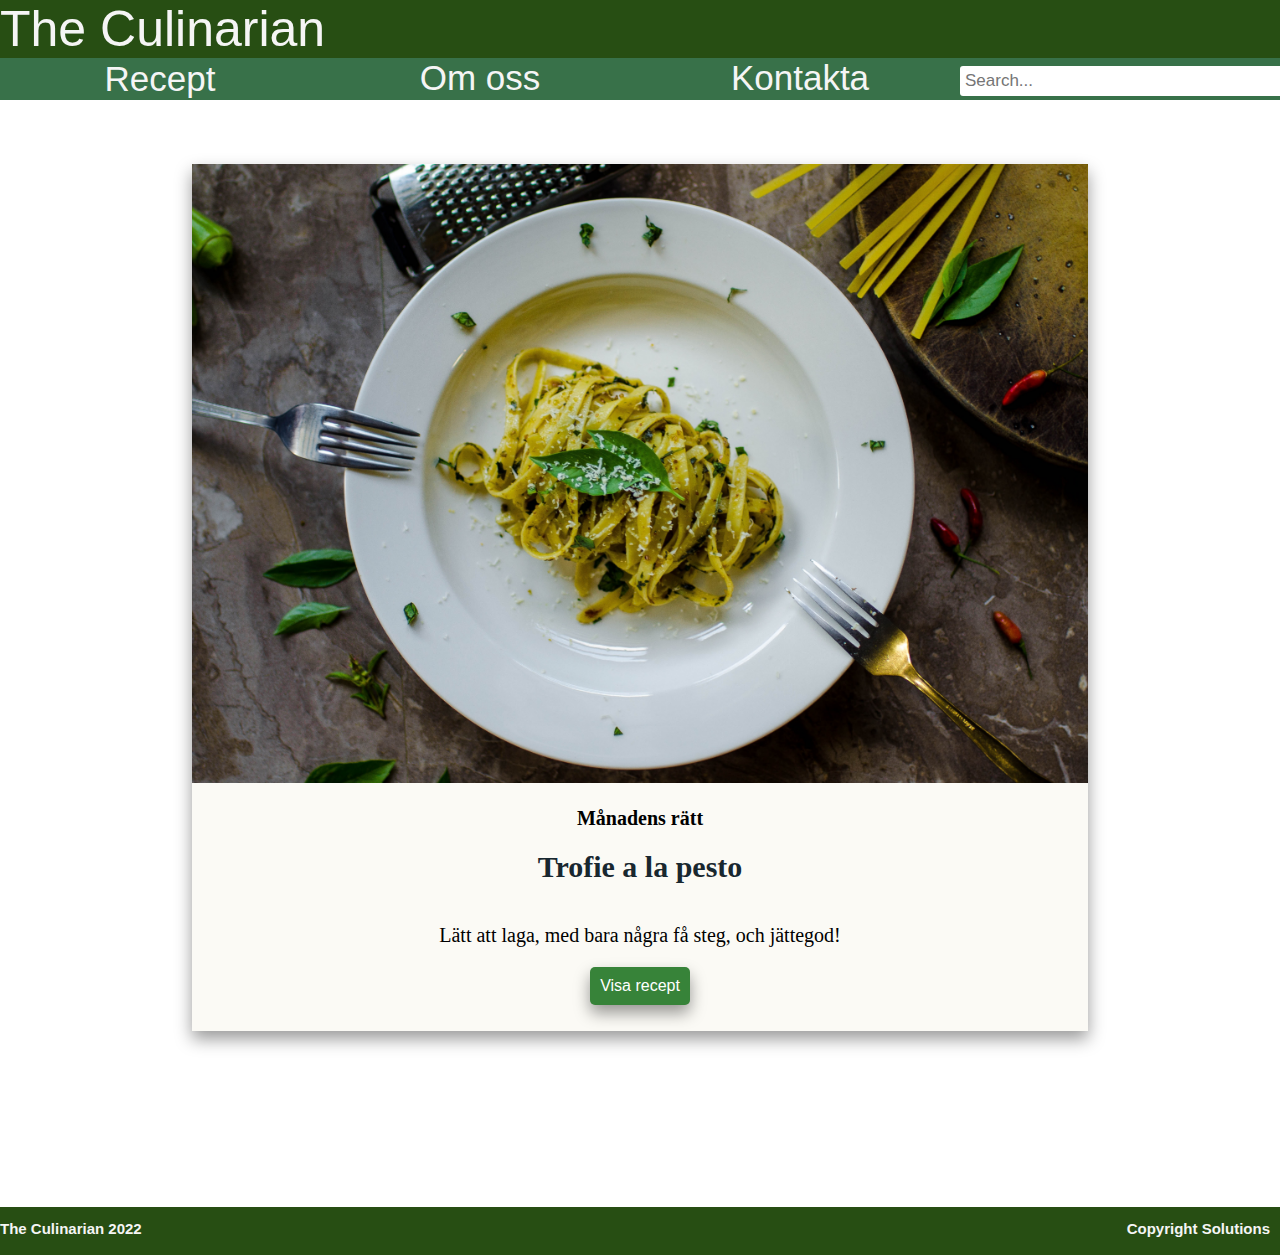
<file: index.html>
<!DOCTYPE html>
<html lang="sv">

<head>
    <title>The Culinarian</title>
    <meta charset="UTF-8">
    <meta http-equiv="X-UA-Compatible" content="IE=edge">
    <meta name="viewport" content="width=device-width, initial-scale=1.0">
    <title>Document</title>
    <link rel="stylesheet" href="./style.css">
    <link rel="shortcut icon" type="image/x-icon" href="a.ico">
    <script defer src="./search.js"></script>
    <meta name="description" content="This is your favorite recipe website">
    <meta property="og:title" content=CulinaryTales>
    <meta property="og:site_name" content=CulinaryTales>
    <meta property="og:url" content=CulinaryTales.com>
    <meta property="og:description" content="This is your favorite recipe website">
    <meta property="og:type" content=website>
    <meta property="og:image" content="">
</head>


<body>

    <section class="HeaderSection">

        <header>
            <a href="./index.html" class="start">The Culinarian</a>
        </header>

    </section>

    <main>
        <nav>
            <div class="dropdown">
                <button onclick="window.location.href='./recept.html'; " class="dropbtn">Recept
                </button>
                <div class="dropdown-content">
                    <a href="./recept.html">Populärt</a>
                    <a href="./recept.html">Vegetariskt</a>
                    <a href="./recept.html">Snabbt</a>
                </div>
            </div>
            <a href="./about.html" class="om">Om oss</a>
            <a href="./contact.html" class="kontakt">Kontakta</a>


            <div class="topnav">
                <div class="search-container">
                    <input type="text" id="search-input" placeholder="Search...">
                    <div id="link-drop" class="link-container">
                        <ul id="link-list">
                            <li><a href="pasta.html">pasta pesto</a></li>
                            <li><a href="#">Link 2</a></li>
                            <li><a href="#">Link 3</a></li>

                        </ul>
                    </div>

                </div>

            </div>

        </nav>




        <div class="recipe">
            <div>
                <img src="pesto-pasta.jpg" alt="En bild på pasta med pesto">
            </div>
            <div class="recipe-desc">
                <h3>Månadens rätt</h3>
                <h4>Trofie a la pesto</h4>
                <p>Lätt att laga, med bara några få steg, och jättegod!</p>
                <button class="button" onclick="window.location.href='./pasta.html'">Visa recept</button>
            </div>
        </div>

    </main>
    <div class="push"></div>
    <footer class="footer">
        <h2 class="CopyrightText">Copyright Solutions</h2>
        <h2 class="CompanyText">The Culinarian 2022</h2>
    </footer>
</body>

</html>
</file>
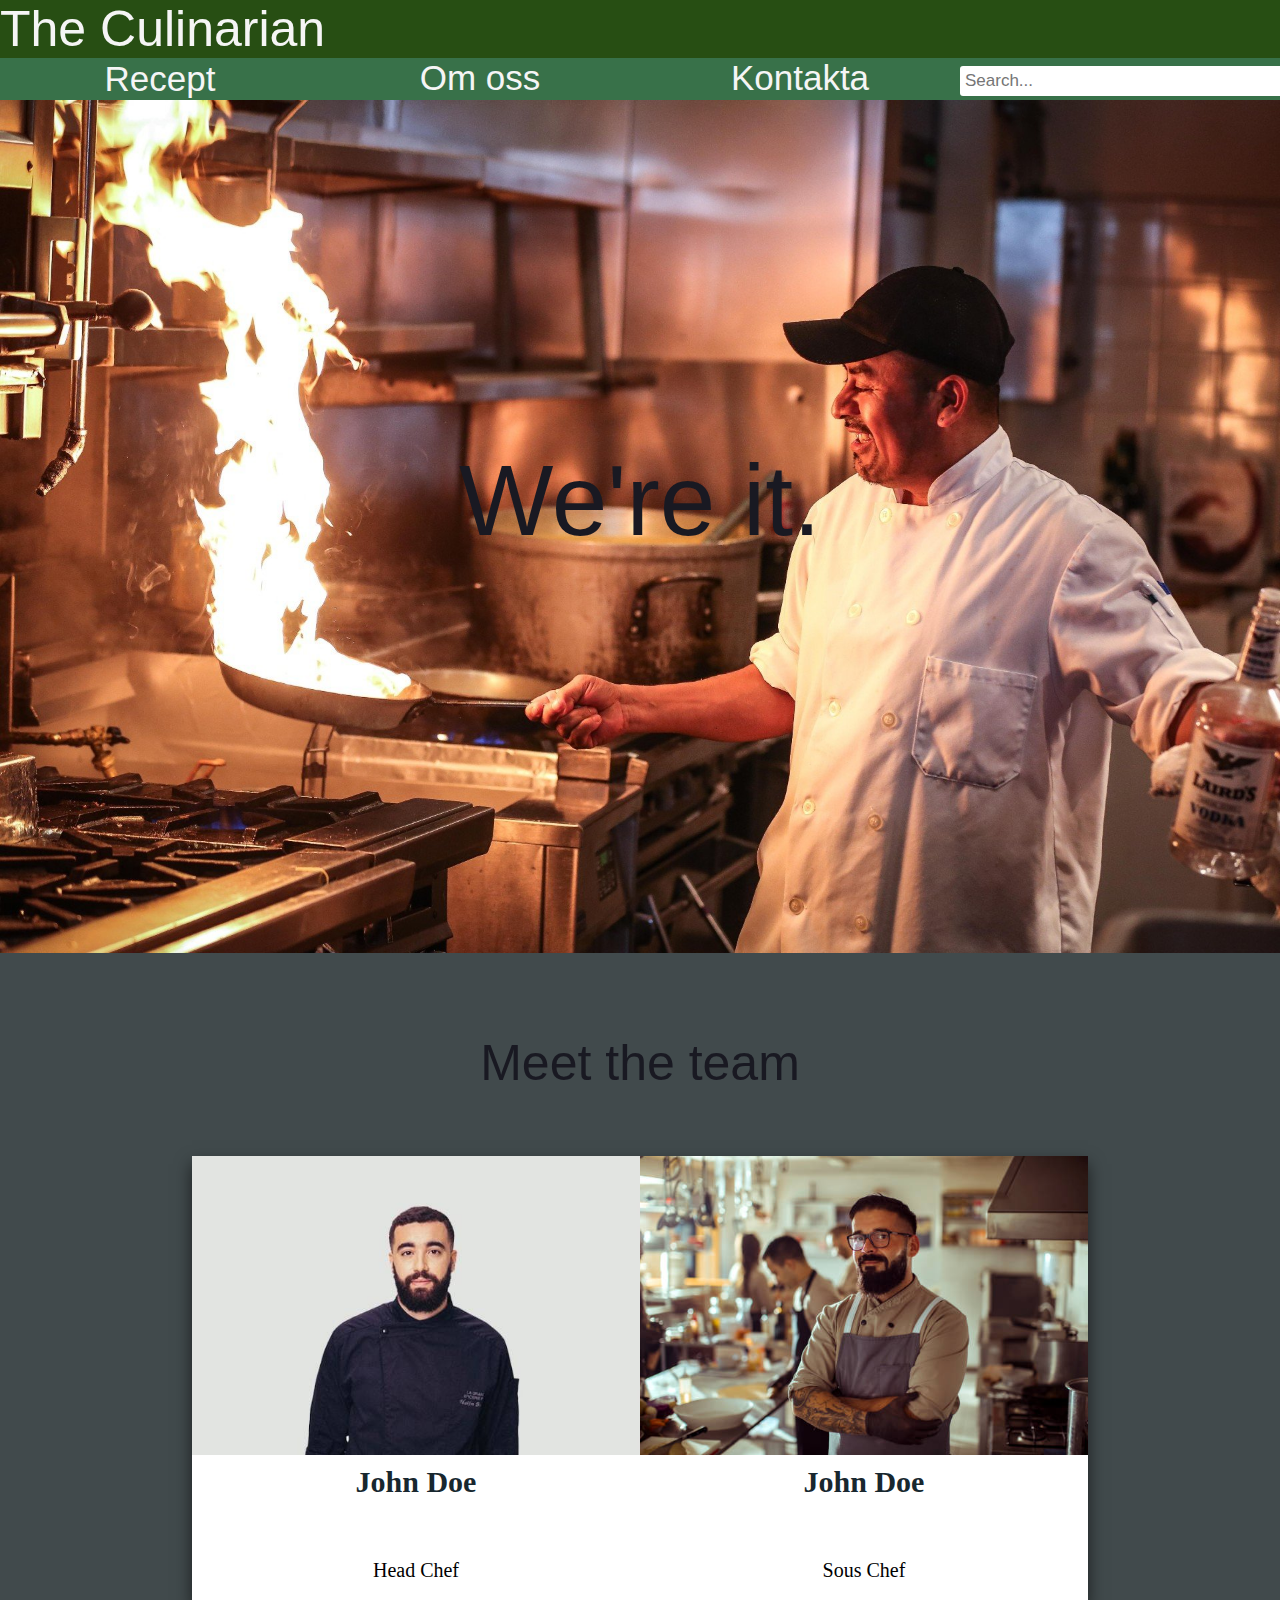
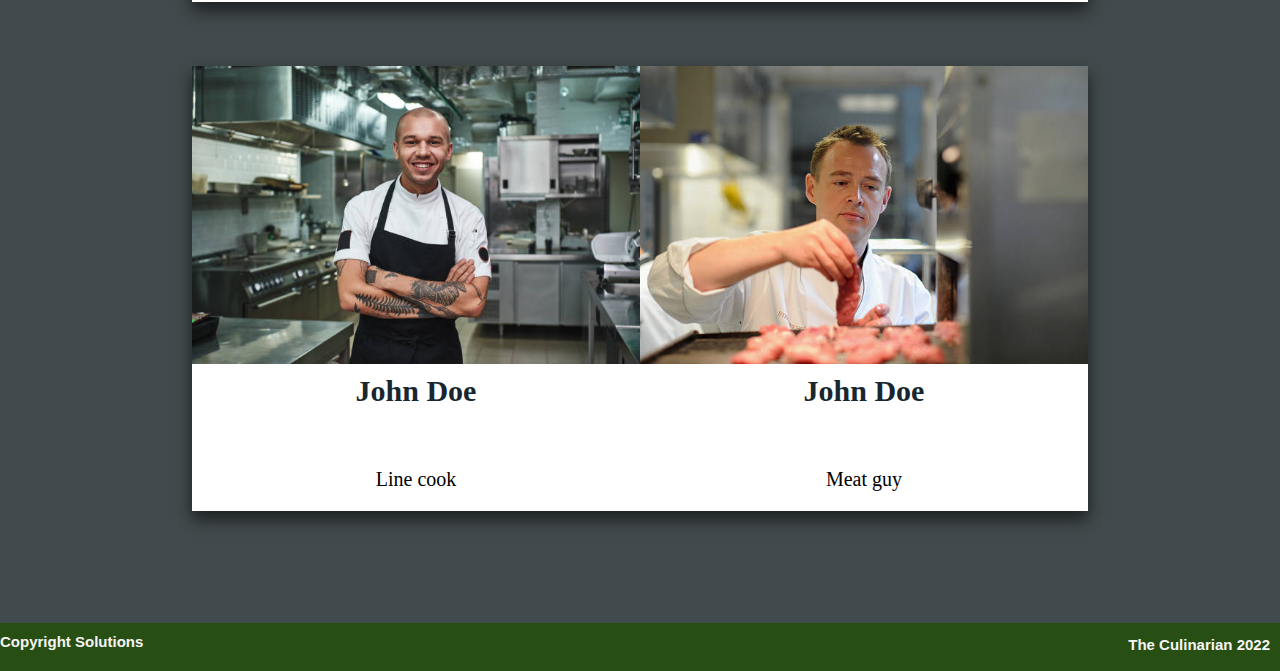
<file: about.html>
<!DOCTYPE html>
<html lang="sv">

<head>
    <title>The Culinarian</title>
    <meta charset="UTF-8">
    <meta http-equiv="X-UA-Compatible" content="IE=edge">
    <meta name="viewport" content="width=device-width, initial-scale=1.0">
    <title>Document</title>
    <link rel="stylesheet" href="./style.css">
    <link rel="shortcut icon" type="image/x-icon" href="a.ico">
    <script defer src="./search.js"></script>

</head>

<body class="bodyAbout">
    <div class="bodyAbout">
        <header>
            <a href="./index.html" class="start">The Culinarian</a>
        </header>

        <main>
            <nav>
                <div class="dropdown">
                    <button onclick="window.location.href='./recept.html'; " class="dropbtn">Recept
                    </button>
                    <div class="dropdown-content">
                        <a href="./recept.html">Populärt</a>
                        <a href="./recept.html">Vegetariskt</a>
                        <a href="./recept.html">Snabbt</a>
                    </div>
                </div>
                <a href="./about.html" class="om">Om oss</a>
                <a href="./contact.html" class="kontakt">Kontakta</a>


                <div class="topnav">
                    <div class="search-container">
                        <input type="text" id="search-input" placeholder="Search...">
                        <div id="link-drop" class="link-container">
                            <ul id="link-list">
                                <li><a href="pasta.html">pasta pesto</a></li>
                                <li><a href="#">Link 2</a></li>
                                <li><a href="#">Link 3</a></li>
                        
                            </ul>
                        </div>
    
                    </div>
    
                </div>

            </nav>
            <div>
                <img src="chef (1).jpg" alt="En bild på en kock vid en brinnande stekpanna" class="previewAbout">
                <header class="heroText">We're it.</header>

            </div>


            <div>
                <header class="introHead">Meet the team</header>
            </div>



            <div class="showcase">
                <img src="hakim-bourahla-thumbnail-612x408.jpeg" alt="Vår kock Hakim Bourahla">
                <img src="istockphoto-1192003808-612x612.jpg" alt="Vår kock Rodriguez Myanmar">
                <h4><b>John Doe</b></h4>
                <h4><b>John Doe</b></h4>
                <p>Head Chef</p>
                <p>Sous Chef</p>
            </div>
            <div class="showcase">
                <img src="istockphoto-1136638047-612x612.jpg" alt="Vår kock Jonas Nösby">
                <img src="holger-stromberg-chef-alemania-mundial-gourmet-2.jpg" alt="Vår kock Holger Strömberg">
                <h4><b>John Doe</b></h4>
                <h4><b>John Doe</b></h4>
                <p>Line cook</p>
                <p>Meat guy</p>
            </div>

    </div>


    </main>



    <div class="push"></div>
    <footer class="footer">
        <h1>Copyright Solutions</h1>
        <h2>The Culinarian 2022</h2>
    </footer>
    </div>
</body>

</html>
</file>
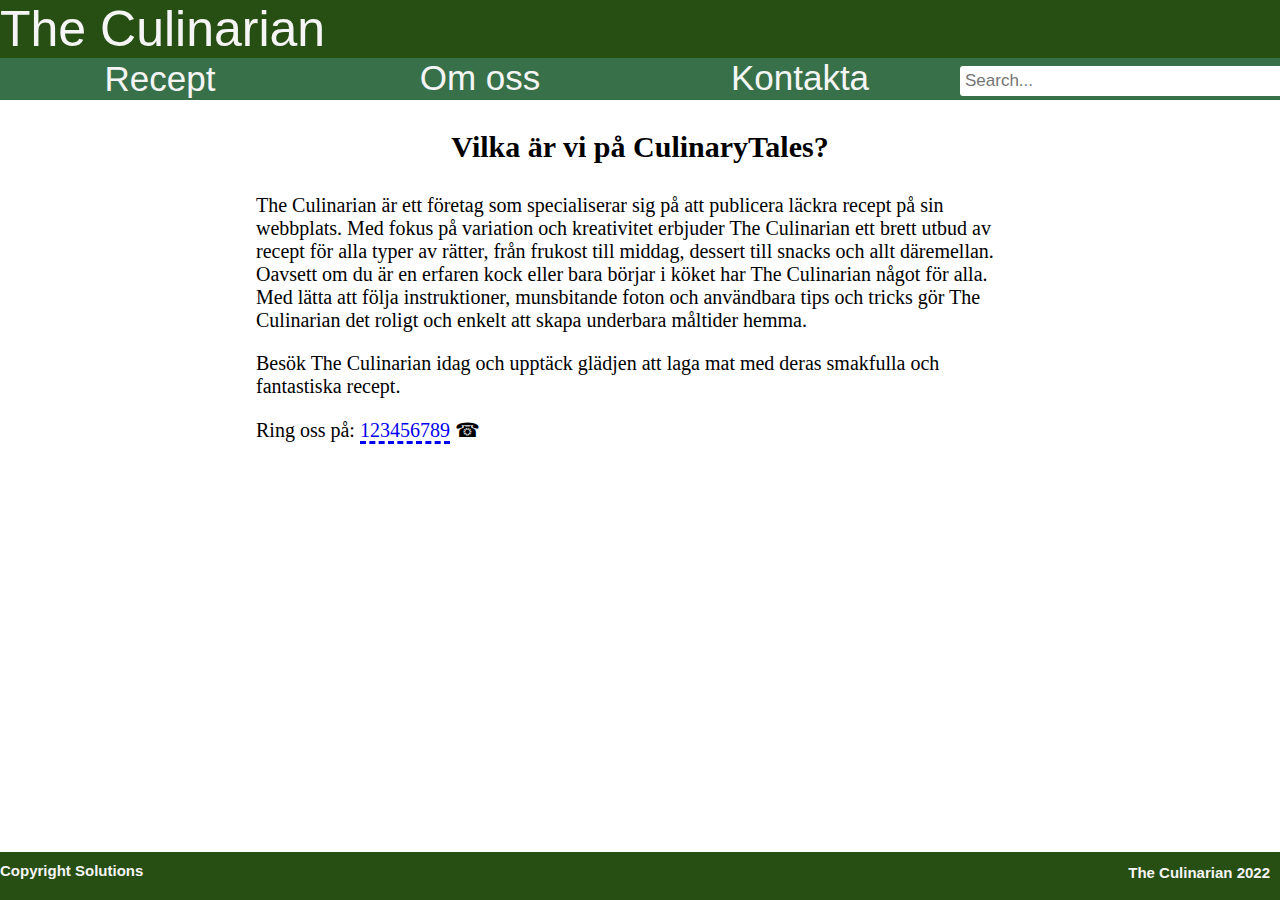
<file: contact.html>
<!DOCTYPE html>
<html lang="sv">

<head>
    <title>The Culinarian</title>
    <meta charset="UTF-8">
    <meta http-equiv="X-UA-Compatible" content="IE=edge">
    <meta name="viewport" content="width=device-width, initial-scale=1.0">
    <title>Document</title>
    <link rel="stylesheet" href="./style.css">
    <link rel="shortcut icon" type="image/x-icon" href="a.ico">
    <script defer src="./search.js"></script>

</head>

<body>

    <header>
        <a href="./index.html" class="start">The Culinarian</a>
    </header>

    <main>
        <nav>
            <div class="dropdown">
                <button onclick="window.location.href='./recept.html'; " class="dropbtn">Recept
                </button>
                <div class="dropdown-content">
                    <a href="./recept.html">Populärt</a>
                    <a href="./recept.html">Vegetariskt</a>
                    <a href="./recept.html">Snabbt</a>
                </div>
            </div>
            <a href="./about.html" class="om">Om oss</a>
            <a href="./contact.html" class="kontakt">Kontakta</a>


            <div class="topnav">
                <div class="search-container">
                    <input type="text" id="search-input" placeholder="Search...">
                    <div id="link-drop" class="link-container">
                        <ul id="link-list">
                            <li><a href="pasta.html">pasta pesto</a></li>
                            <li><a href="#">Link 2</a></li>
                            <li><a href="#">Link 3</a></li>
                    
                        </ul>
                    </div>

                </div>

            </div>

        </nav>
        <div>
            <h1 class="headerContact">Vilka är vi på CulinaryTales?</h1>
        </div>

        <div class="articleContact">
            <p>The Culinarian är ett företag som specialiserar sig på att publicera läckra recept på sin webbplats. Med
                fokus på variation och kreativitet erbjuder The Culinarian ett brett utbud av recept för alla typer av
                rätter, från frukost till middag, dessert till snacks och allt däremellan. Oavsett om du är en erfaren
                kock eller bara börjar i köket har The Culinarian något för alla. Med lätta att följa instruktioner,
                munsbitande foton och användbara tips och tricks gör The Culinarian det roligt och enkelt att skapa
                underbara måltider hemma. </p>
            <p>Besök The Culinarian idag och upptäck glädjen att laga mat med deras smakfulla och fantastiska recept.</p>

            <p>Ring oss på: <a href="tel:12356789">123456789</a> ☎ </p>
        </div>







    </main>
    <div class="push"></div>
    <footer class="footer">
        <h1>Copyright Solutions</h1>
        <h2>The Culinarian 2022</h2>
    </footer>
</body>

</html>
</file>
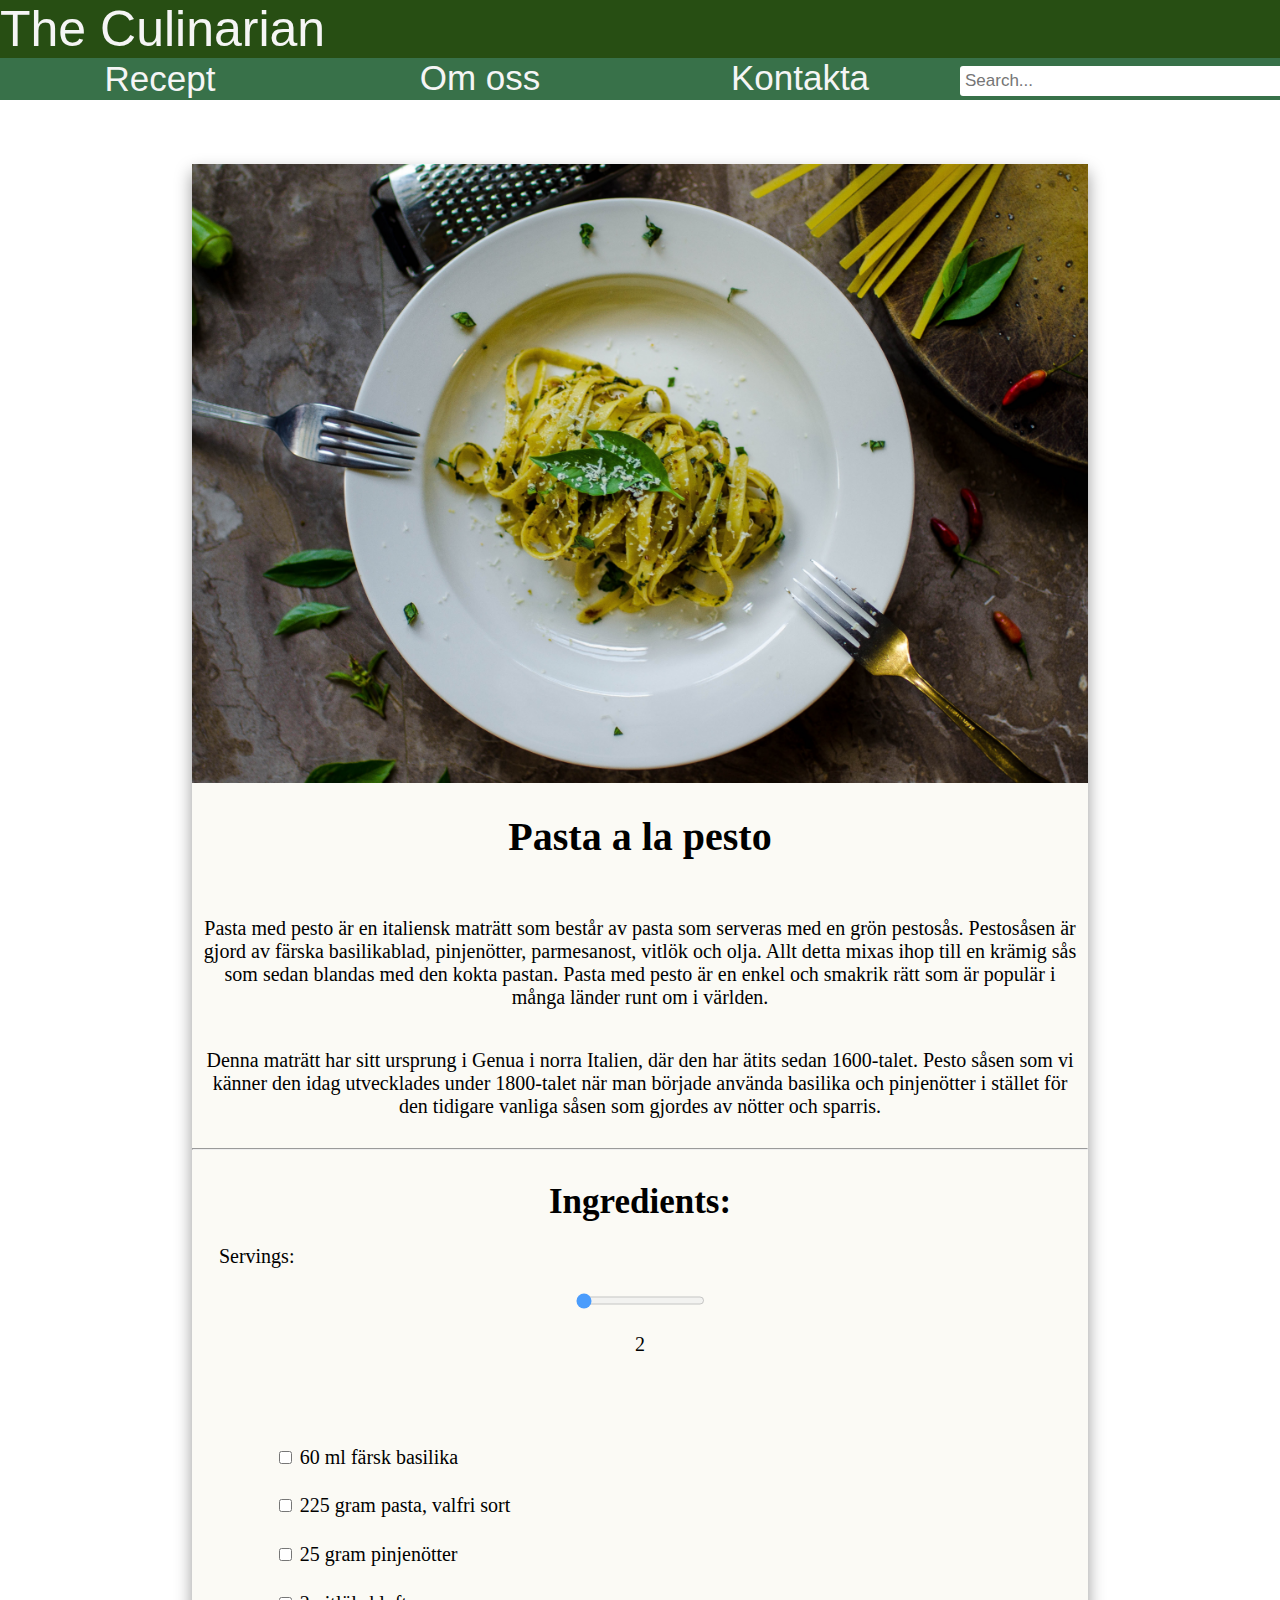
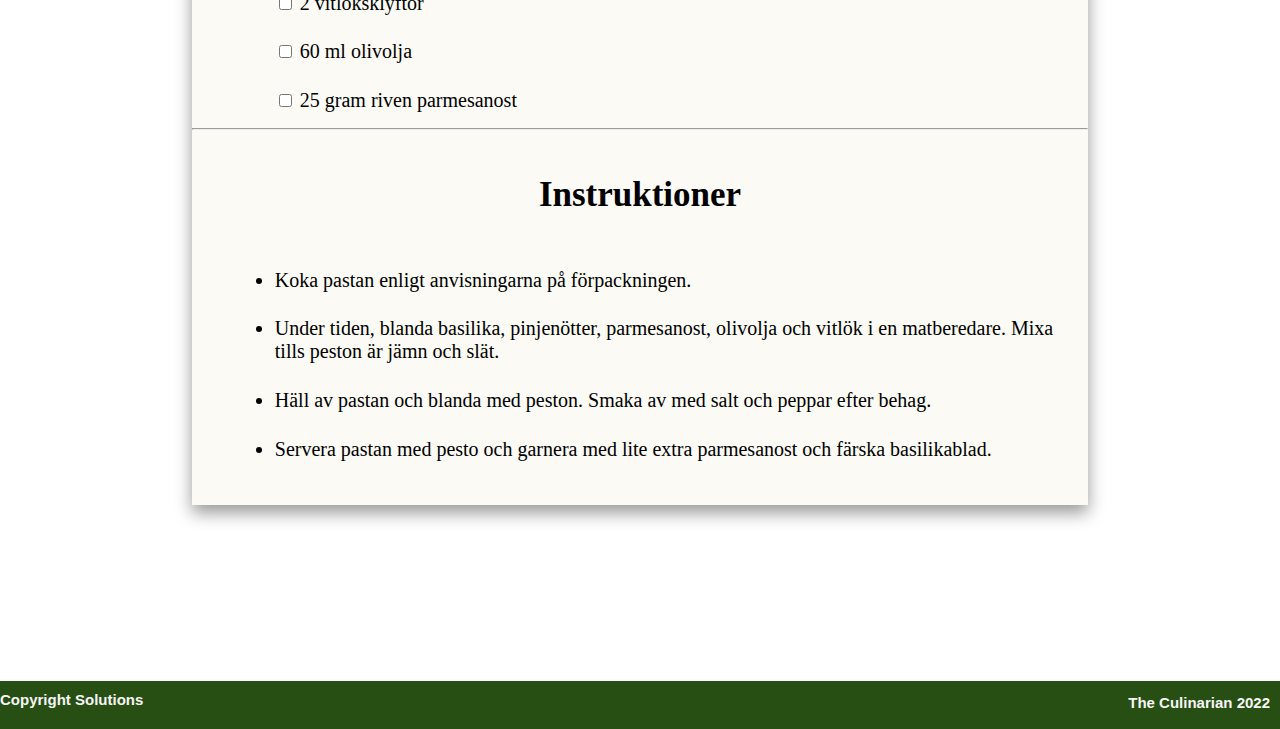
<file: pasta.html>
<!DOCTYPE html>
<html lang="sv">

<head>
    <title>The Culinarian</title>
    <meta charset="UTF-8">
    <meta http-equiv="X-UA-Compatible" content="IE=edge">
    <meta name="viewport" content="width=device-width, initial-scale=1.0">
    <title>Document</title>
    <link rel="stylesheet" href="./style.css">
    <link rel="shortcut icon" type="image/x-icon" href="a.ico">
    <script defer src="./app.js"></script>
    <script defer src="./search.js"></script>


</head>

<body>

    <header>
        <a href="./index.html" class="start">The Culinarian</a>
    </header>

    <main>
        <nav>
            <div class="dropdown">
                <button onclick="window.location.href='./recept.html'; " class="dropbtn">Recept
                </button>
                <div class="dropdown-content">
                    <a href="./recept.html">Populärt</a>
                    <a href="./recept.html">Vegetariskt</a>
                    <a href="./recept.html">Snabbt</a>
                </div>
            </div>
            <a href="./about.html" class="om">Om oss</a>
            <a href="./contact.html" class="kontakt">Kontakta</a>


            <div class="topnav">
                <div class="search-container">
                    <input type="text" id="search-input" placeholder="Search...">
                    <div id="link-drop" class="link-container">
                        <ul id="link-list">
                            <li><a href="pasta.html">pasta pesto</a></li>
                            <li><a href="#">Link 2</a></li>
                            <li><a href="#">Link 3</a></li>

                        </ul>
                    </div>

                </div>

            </div>

        </nav>

        <div class="recipe">
            <div><img src="./pesto-pasta.jpg" alt="Bild på pasta med pesto"></div>
            <div>
                <h1 class="recipe-header">Pasta a la pesto</h1>
            </div>
            <div class="recipe-text-container">
                <p class="recipe-text">Pasta med pesto är en italiensk maträtt som består av pasta som serveras med en
                    grön pestosås. Pestosåsen är gjord av färska basilikablad, pinjenötter, parmesanost, vitlök och
                    olja. Allt detta mixas ihop till en krämig sås som sedan blandas med den kokta pastan. Pasta med
                    pesto är en enkel och smakrik rätt som är populär i många länder runt om i världen. </p>
                <p class="recipe-text"> Denna maträtt har sitt ursprung i Genua i norra Italien, där den har ätits sedan
                    1600-talet. Pesto såsen som vi känner den idag utvecklades under 1800-talet när man började använda
                    basilika och pinjenötter i stället för den tidigare vanliga såsen som gjordes av nötter och sparris.
                </p>
                <hr>
            </div>
            <div class="recipe-container">
                <h1 class="recipe-ingredients">Ingredients:</h1>
                <div class="slide-container">
                    <p class="Slide-text">Servings:</p>
                    <input type="range" id="servings" name="servings" min="2" max="10" step="2" class="slider"
                        value="2">
                    <!--Populated by javascript-->
                    <p id="peopleCount">2</p>
                </div>
                <div class="recipe-ingredients-group">
                    <ul>
                        <li>
                            <label>
                                <input type="checkbox">
                                <span class="amount" data-amount="30">60</span> ml färsk basilika
                            </label>
                        </li>
                        <li>
                            <label>
                                <input type="checkbox">
                                <span class="amount" data-amount="112.5">225</span> gram pasta, valfri sort
                            </label>
                        </li>
                        <li>
                            <label>
                                <input type="checkbox">
                                <span class="amount" data-amount="12.5">25</span> gram pinjenötter
                            </label>
                        </li>
                        <li>
                            <label>
                                <input type="checkbox">
                                <span class="amount" data-amount="1">2</span> vitlöksklyftor
                            </label>
                        </li>
                        <li>
                            <label>
                                <input type="checkbox">
                                <span class="amount" data-amount="30">60</span> ml olivolja
                            </label>
                        </li>
                        <li>
                            <label>
                                <input type="checkbox">
                                <span class="amount" data-amount="12.5">25</span> gram riven parmesanost
                            </label>
                        </li>
                    </ul>
                    <hr>


                </div>
                <div>
                    <h1 class="recipe-instructions">Instruktioner</h1>
                </div>
                <div class="recipe-instructions-group">
                    <ul>
                        <li>
                            <label>
                                Koka pastan enligt anvisningarna på förpackningen.
                            </label>
                        </li>
                        <li>
                            <label>
                                Under tiden, blanda basilika, pinjenötter, parmesanost, olivolja och vitlök i en
                                matberedare. Mixa tills peston är jämn och slät. </label>
                        </li>
                        <li>
                            <label>
                                Häll av pastan och blanda med peston. Smaka av med salt och peppar efter behag. </label>
                        </li>
                        <li>
                            <label>
                                Servera pastan med pesto och garnera med lite extra parmesanost och färska basilikablad.
                            </label>
                        </li>

                    </ul>
                </div>

            </div>

        </div>




    </main>
    <div class="push"></div>
    <footer class="footer">
        <h1>Copyright Solutions</h1>
        <h2>The Culinarian 2022</h2>
    </footer>
</body>

</html>
</file>
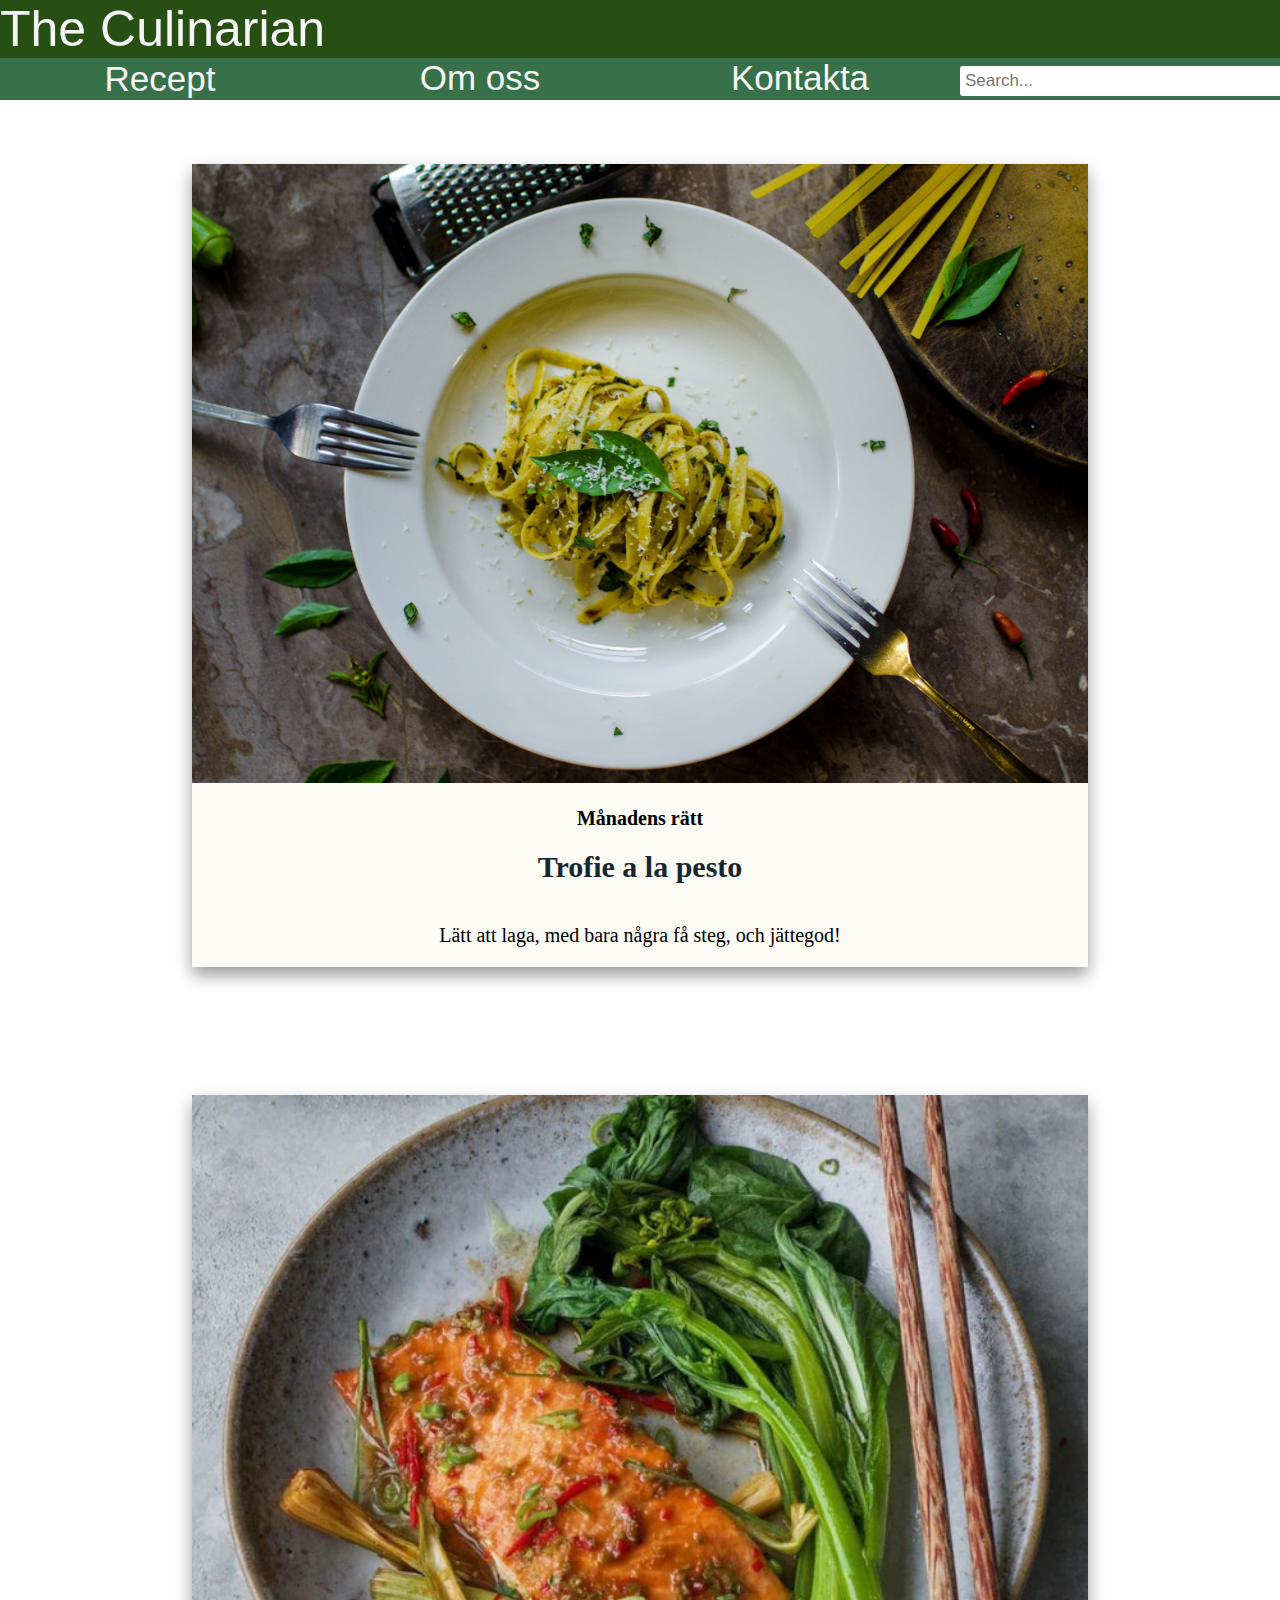
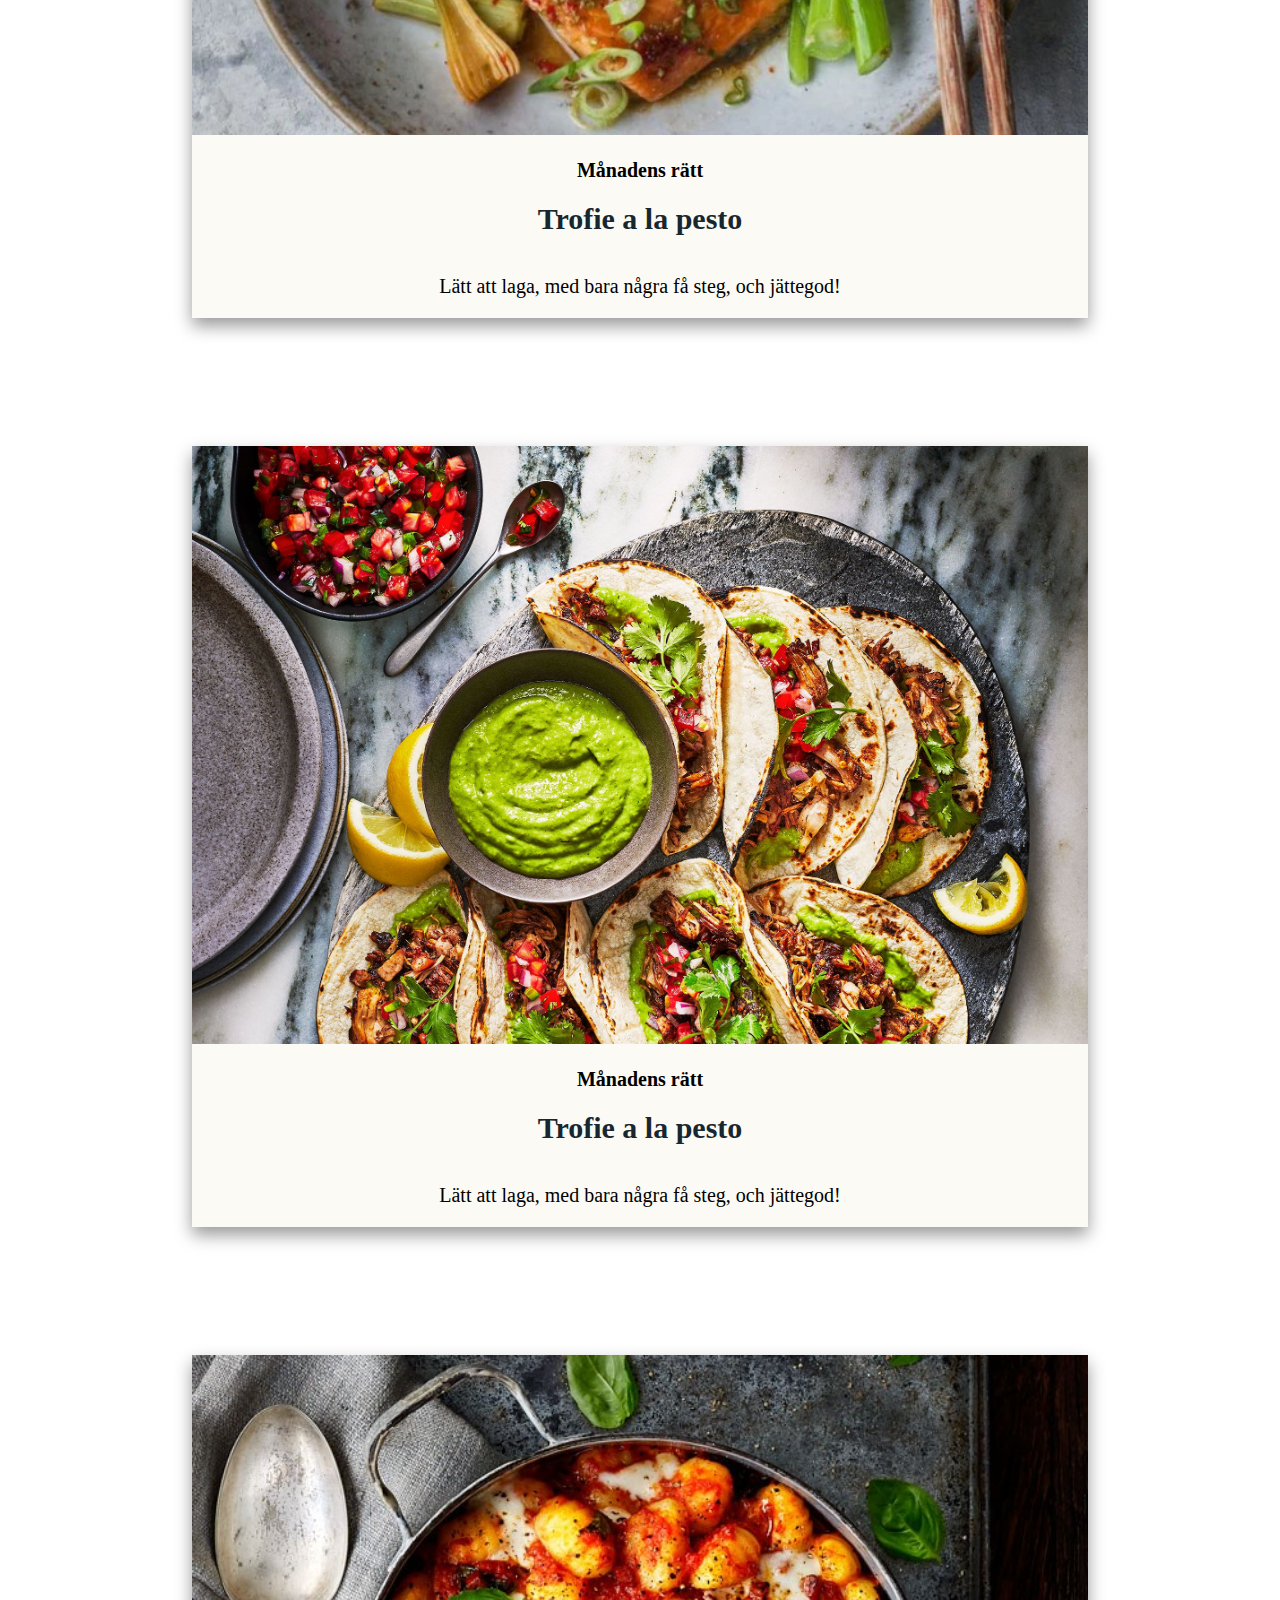
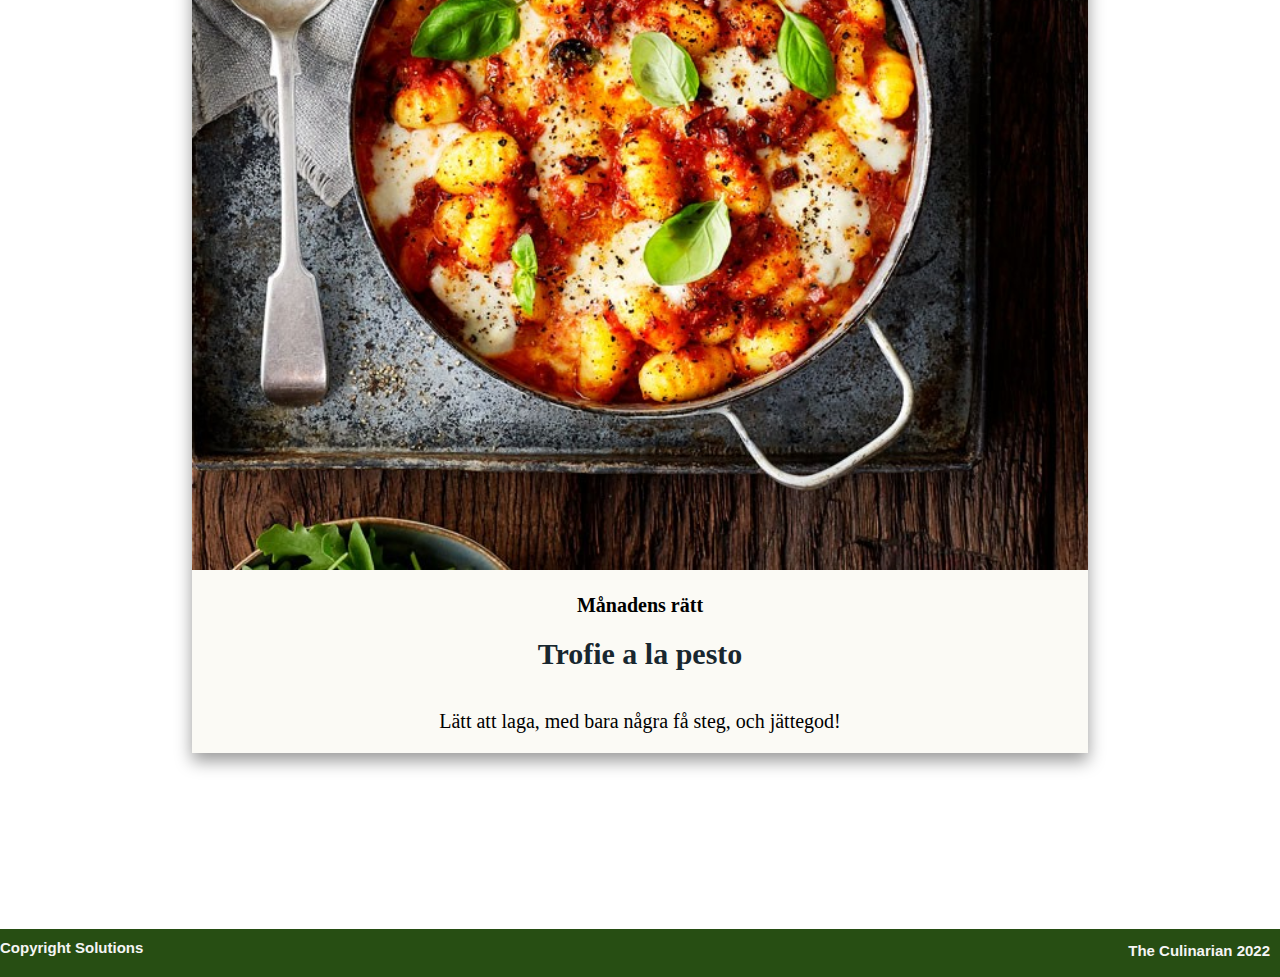
<file: pot.html>
<!DOCTYPE html>
<html lang="sv">

<head>
    <title>The Culinarian</title>
    <meta charset="UTF-8">
    <meta http-equiv="X-UA-Compatible" content="IE=edge">
    <meta name="viewport" content="width=device-width, initial-scale=1.0">
    <title>Document</title>
    <link rel="stylesheet" href="./style.css">
    <link rel="shortcut icon" type="image/x-icon" href="a.ico">
    <script defer src="./search.js"></script>

</head>

<body>

    <header>
        <a href="./index.html" class="start">The Culinarian</a>
    </header>

    <main>
        <nav>
            <div class="dropdown">
                <button onclick="window.location.href='./recept.html'; " class="dropbtn">Recept
                </button>
                <div class="dropdown-content">
                    <a href="./recept.html">Populärt</a>
                    <a href="./recept.html">Vegetariskt</a>
                    <a href="./recept.html">Snabbt</a>
                </div>
            </div>
            <a href="./about.html" class="om">Om oss</a>
            <a href="./contact.html" class="kontakt">Kontakta</a>


            <div class="topnav">
                <div class="search-container">
                    <input type="text" id="search-input" placeholder="Search...">
                    <div id="link-drop" class="link-container">
                        <ul id="link-list">
                            <li><a href="pasta.html">pasta pesto</a></li>
                            <li><a href="#">Link 2</a></li>
                            <li><a href="#">Link 3</a></li>
                    
                        </ul>
                    </div>

                </div>

            </div>

        </nav>

        <div class="recipe">
            <div>
                <img src="./pesto-pasta.jpg" alt="En bild på pesto pasta">
            </div>
            <div>
                <h3>Månadens rätt</h3>
                <h4>Trofie a la pesto</h4>
                <p>Lätt att laga, med bara några få steg, och jättegod!</p>
            </div>
        </div>
        <div class="recipe">
            <div>
                <img src="trout.jpg" alt="En bild på pesto pasta">
            </div>
            <div>
                <h3>Månadens rätt</h3>
                <h4>Trofie a la pesto</h4>
                <p>Lätt att laga, med bara några få steg, och jättegod!</p>
            </div>
        </div>
        <div class="recipe">
            <div>
                <img src="veg.jpg" alt="En bild på pesto pasta">
            </div>
            <div>
                <h3>Månadens rätt</h3>
                <h4>Trofie a la pesto</h4>
                <p>Lätt att laga, med bara några få steg, och jättegod!</p>
            </div>
        </div>
        <div class="recipe">
            <div>
                <img src="quick.jpg" alt="En bild på pesto pasta">
            </div>
            <div>
                <h3>Månadens rätt</h3>
                <h4>Trofie a la pesto</h4>
                <p>Lätt att laga, med bara några få steg, och jättegod!</p>
            </div>
        </div>



    </main>
    <div class="push"></div>
    <footer class="footer">
        <h1>Copyright Solutions</h1>
        <h2>The Culinarian 2022</h2>
    </footer>
</body>

</html>
</file>
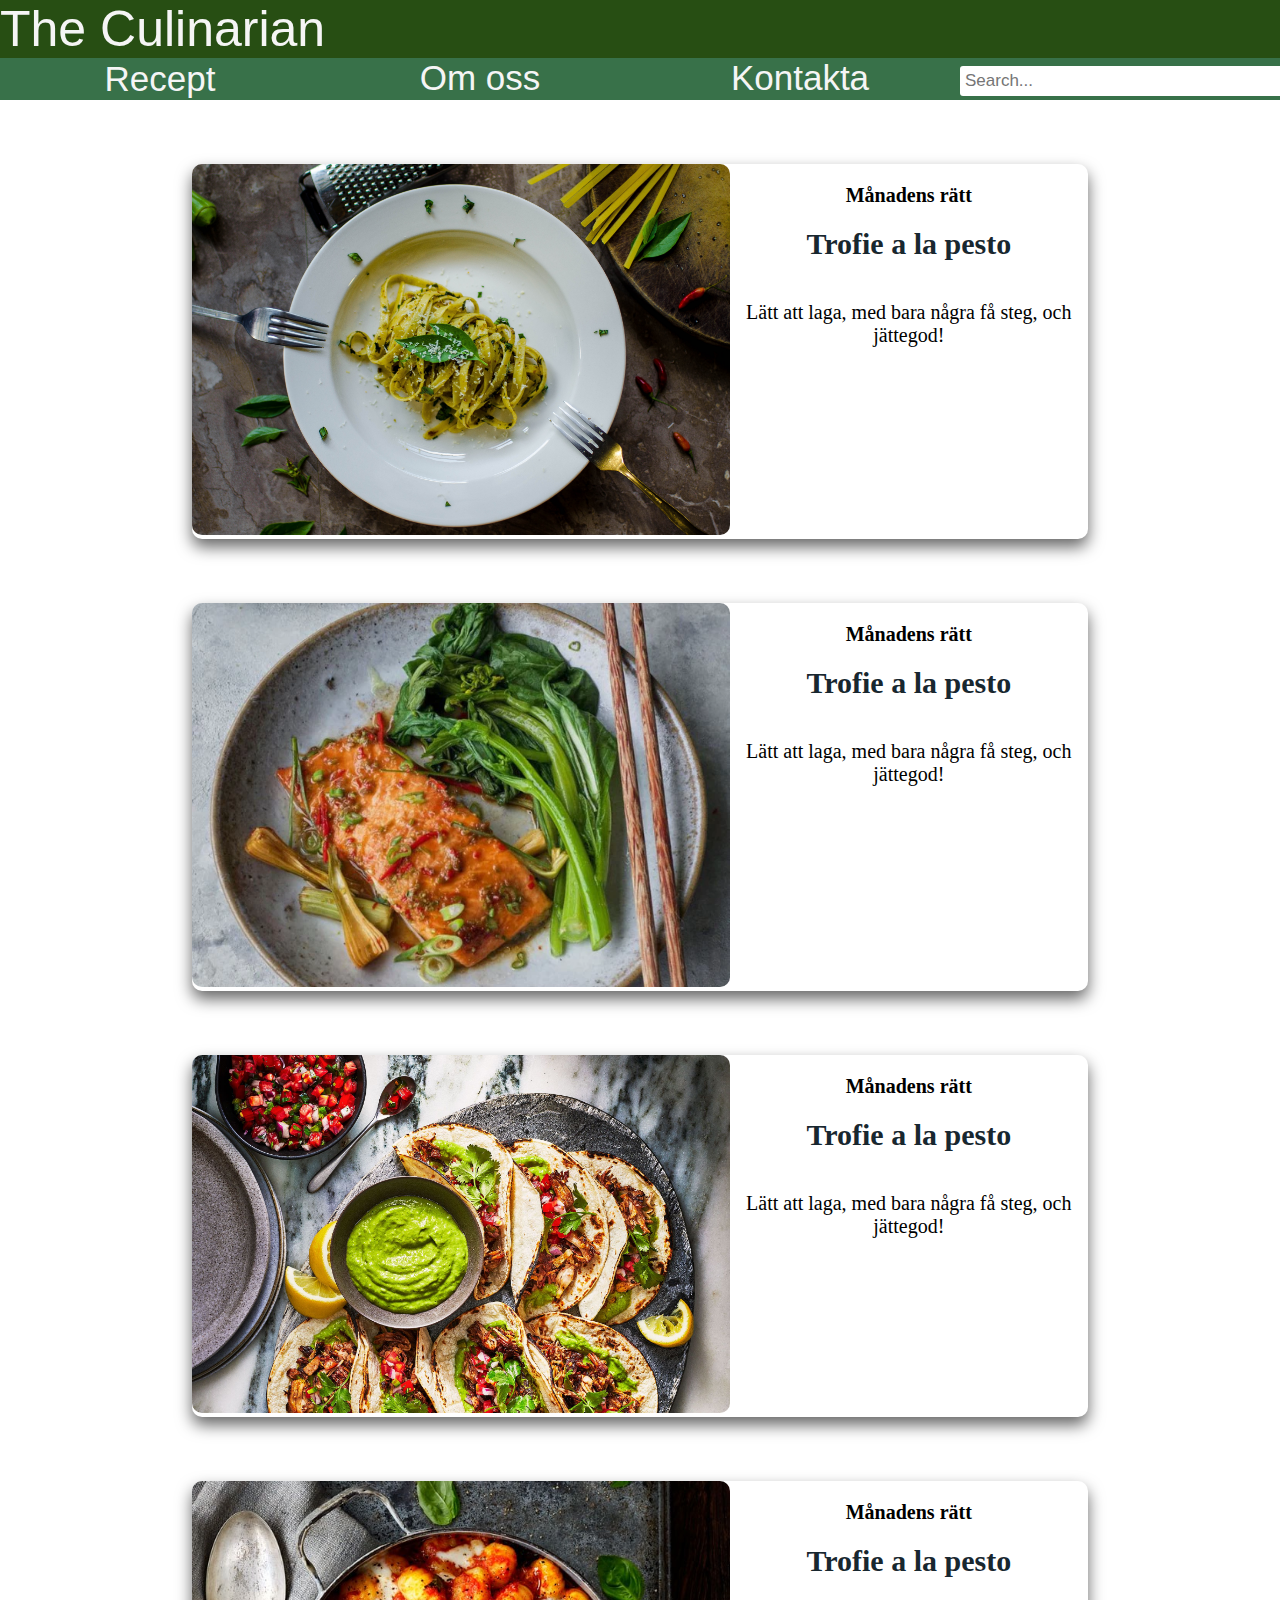
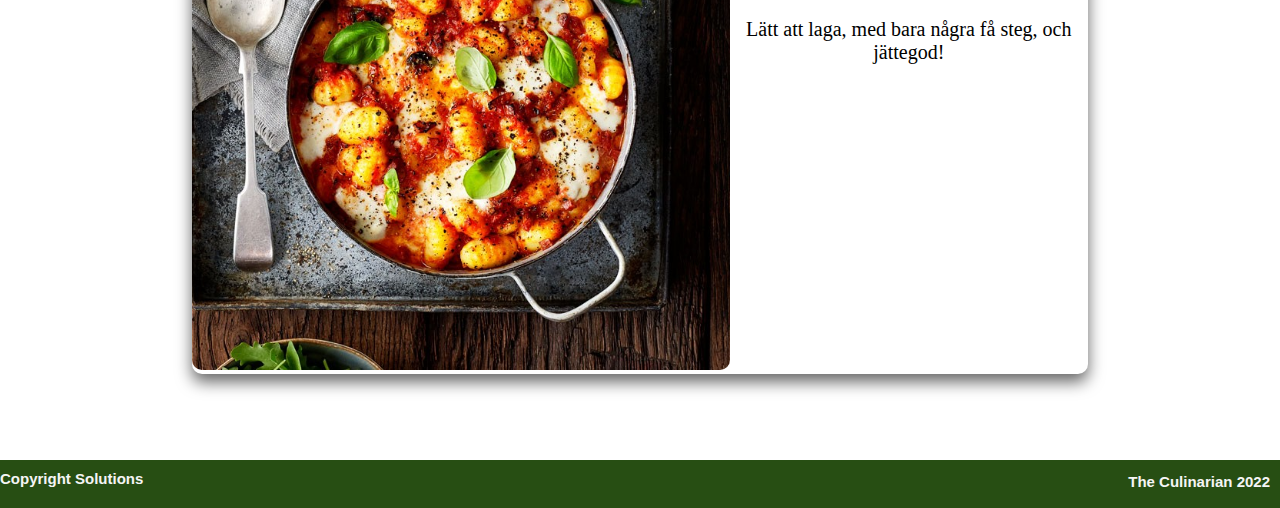
<file: recept.html>
<!DOCTYPE html>
<html lang="sv">

<head>
    <title>The Culinarian</title>
    <meta charset="UTF-8">
    <meta http-equiv="X-UA-Compatible" content="IE=edge">
    <meta name="viewport" content="width=device-width, initial-scale=1.0">
    <title>Document</title>
    <link rel="stylesheet" href="./style.css">
    <link rel="shortcut icon" type="image/x-icon" href="a.ico">
    <script defer src="./search.js"></script>

</head>

<body>

    <header>
        <a href="./index.html" class="start">The Culinarian</a>
    </header>

    <main>
        <nav>
            <div class="dropdown">
                <button onclick="window.location.href='./recept.html'; " class="dropbtn">Recept
                </button>
                <div class="dropdown-content">
                    <a href="./recept.html">Populärt</a>
                    <a href="./recept.html">Vegetariskt</a>
                    <a href="./recept.html">Snabbt</a>
                </div>
            </div>
            <a href="./about.html" class="om">Om oss</a>
            <a href="./contact.html" class="kontakt">Kontakta</a>


            <div class="topnav">
                <div class="search-container">
                    <input type="text" id="search-input" placeholder="Search...">
                    <div id="link-drop" class="link-container">
                        <ul id="link-list">
                            <li><a href="pasta.html">pasta pesto</a></li>
                            <li><a href="#">Link 2</a></li>
                            <li><a href="#">Link 3</a></li>
                    
                        </ul>
                    </div>

                </div>

            </div>

        </nav>

        <div class="dish">
            <div>
                <a href="pasta.html">
                    <img src="./pesto-pasta.jpg" alt="En bild på pesto pasta">
                </a>
            </div>
            <div>
                <h3>Månadens rätt</h3>
                <h4>Trofie a la pesto</h4>
                <p>Lätt att laga, med bara några få steg, och jättegod!</p>
            </div>
        </div>
        <div class="dish">
            <div>
                <img src="trout.jpg" alt="En bild på pesto pasta">
            </div>
            <div>
                <h3>Månadens rätt</h3>
                <h4>Trofie a la pesto</h4>
                <p>Lätt att laga, med bara några få steg, och jättegod!</p>
            </div>
        </div>
        <div class="dish">
            <div>
                <img src="veg.jpg" alt="En bild på pesto pasta">
            </div>
            <div>
                <h3>Månadens rätt</h3>
                <h4>Trofie a la pesto</h4>
                <p>Lätt att laga, med bara några få steg, och jättegod!</p>
            </div>
        </div>
        <div class="dish">
            <div>
                <img src="quick.jpg" alt="En bild på pesto pasta">
            </div>
            <div>
                <h3>Månadens rätt</h3>
                <h4>Trofie a la pesto</h4>
                <p>Lätt att laga, med bara några få steg, och jättegod!</p>
            </div>
        </div>



    </main>
    <div class="push"></div>
    <footer class="footer">
        <h1>Copyright Solutions</h1>
        <h2>The Culinarian 2022</h2>
    </footer>
</body>

</html>
</file>
<file: style.css>
@media screen and (max-width: 600px) {

    body {
        margin: 0;
        padding: 0;
        grid-template-rows: auto auto auto auto;
        display: grid;

    }


    section.HeaderSection {
        height: 2em;
    }


    header {
        color: whitesmoke;
        font-family: Impact, Haettenschweiler, 'Arial Narrow Bold', sans-serif;
        font-size: 25px;
        background-color: #274e13;
        height: 100%;

    }

    nav {

        display: grid;
        grid-template-columns: 1fr 1fr 1fr 1fr;
        text-align: center;
        font-family: Impact, Haettenschweiler, 'Arial Narrow Bold', sans-serif;
        color: white;
        background-color: #387149;
        overflow: hidden;
        ;
    }

    nav a {
        color: whitesmoke;
        font-size: 20px;
        text-decoration: none;
        margin: auto;
    }


    .topnav a,
    .topnav input[type=text] {
        float: none;
        display: block;
        text-align: left;
        width: 100%;
        margin: 0;
        margin-top: 8px;
    }

    .topnav input[type=text] {
        padding: 5px;
        border: none;
        border-radius: 3px;
        margin-top: 8px;
        margin-right: 16px;
        margin-bottom: 8px;
        font-size: 10px;
    }



    #link-list {
        /* Remove default list styling */
        list-style-type: none;
        padding: 0;
        margin: 0;
    }

    #link-list li a {
        border: 1px solid whitesmoke;
        margin-top: -1px;
        background-color: white;
        padding: 3px;
        text-decoration: none;
        font-size: 12px;
        color: black;
        display: block;
    }

    #link-list li a:hover:not(.header) {
        background-color: red;
        /* Add a hover effect to all links, except for headers */
    }

    .link-container {
        display: none;
        position: absolute;
        background-color: #f6f6f6;
        /* min-width: 230px; */
        border: 1px solid #ddd;
        z-index: 1;
    }

    .link-container a {
        color: black;
        padding: 12px 16px;
        text-decoration: none;
        display: block;
    }

    .link-container a:hover {
        background-color: #b6b4b4;
    }



    .start {
        text-decoration: none;
        color: whitesmoke;
    }




    .recept {
        color: whitesmoke;
        text-decoration: none;

    }

    img {
        width: 100%;
        height: auto;

    }


    .dropdown {
        overflow: hidden;
        display: flex;
    }

    .dropdown-content {
        display: none;
        position: absolute;
        min-width: 160px;
        box-shadow: 0px 8px 16px 0px rgba(0, 0, 0, 0.2);
        z-index: 1;
    }

    .dropdown-content a {
        float: none;
        color: whitesmoke;
        background-color: #387149;
        padding: 12px 16px;
        text-decoration: none;
        display: block;
        text-align: left;
    }



    .dropdown:hover .dropdown-content {
        display: block;
    }

    button.dropbtn {
        font-size: 20px;
        font-family: Impact, Haettenschweiler, 'Arial Narrow Bold', sans-serif;
        background-color: transparent;
        border: transparent;
        color: whitesmoke;
        width: 100%;
        margin: auto;
    }

    button.dropbtn {
        position: relative;
    }

    button.dropbtn::before {
        content: '';
        position: absolute;
        width: 100%;
        height: 4px;
        border-radius: 4px;
        background-color: #18272F;
        bottom: 0;
        left: 0;
        transform-origin: right;
        transform: scaleX(0);
        transition: transform .3s ease-in-out;
    }

    button.dropbtn:hover::before {
        transform-origin: left;
        transform: scaleX(1);
    }

    .button {
        cursor: pointer;
        background-color: #378339;

        border: none;
        color: white;

        text-decoration: none;
        display: inline-block;
        font-size: 16px;
        box-shadow: 0px 8px 16px 0px rgba(0, 0, 0, 0.4);
        border-radius: 5px;
        padding: 10px;
        margin-bottom: 3%;

    }



    h3 {
        font-size: 20px;
        text-align: center;
        font-family: 'Times New Roman', Times, serif;
        margin-left: auto;

    }

    h4 {

        font-size: 30px;
        text-align: center;
        font-family: 'Times New Roman', Times, serif;
        color: #18272F
    }
}


.recipe-desc {

    text-align: center;
    min-height: 100%;
}

footer {
    background-color: #274e13;
    color: whitesmoke;
    font-family: Arial, Helvetica, sans-serif;
    height: 3rem;
}

.push {
    height: 3rem;
}

footer h2 {
    float: right;
    font-size: 15px;
    margin-right: 10px;
    display: inline;
}


.CompanyText {
    float: left;
}


.main {
    margin-bottom: -3rem;
}

@media (min-width: 1000px) {

    body {
        margin: 0;
        padding: 0;
        grid-template-rows: auto 1fr auto;
        display: grid;
        min-height: 100vh;
        /*background-image: linear-gradient(rgba(255, 255, 255, 0.8), rgba(255, 255, 255, 0.8)), url("/wang1.jpg"); */
        background-position: center;
        background-repeat: no-repeat;
        background-size: cover;
        position: relative;
    }

    .bodyAbout {
        margin: 0;
        padding: 0;
        grid-template-rows: auto 1fr auto;
        display: grid;
        min-height: 100vh;
        background-image: none;
        background-position: center;
        background-repeat: no-repeat;
        background-size: cover;
        position: relative;
        background-color: #414a4c;

    }

    nav {

        display: grid;
        grid-template-columns: 1fr 1fr 1fr 1fr;
        text-align: center;
        font-size: 35px;
        font-family: Impact, Haettenschweiler, 'Arial Narrow Bold', sans-serif;
        color: white;
        background-color: #387149;
        overflow: hidden;



    }

    header {
        color: whitesmoke;
        font-family: Impact, Haettenschweiler, 'Arial Narrow Bold', sans-serif;
        font-size: 50px;
        background-color: #274e13;


    }

    .heroText {
        position: absolute;
        top: 23%;
        left: 50%;
        transform: translate(-50%, -50%);
        background-color: transparent;
        font-size: 100px;
        color: #191922;
        font-family: Impact, Haettenschweiler, 'Arial Narrow Bold', sans-serif;


    }


    footer {
        background-color: #274e13;
        color: whitesmoke;
        font-family: Arial, Helvetica, sans-serif;
    }

    footer h1 {
        float: left;
        font-size: 15px;
        margin-right: 10px;
        display: inline;
    }

    footer h2 {
        float: right;
        font-size: 15px;
        margin-right: 10px;
        display: inline;
    }





    .om {
        color: whitesmoke;
        text-decoration: none;
    }

    .kontakt {
        color: whitesmoke;
        text-decoration: none;

    }


    .recept {
        color: whitesmoke;
        text-decoration: none;

    }

    .start {
        color: whitesmoke;
        text-decoration: none;
    }


    h3 {
        font-size: 20px;
        text-align: center;
        font-family: 'Times New Roman', Times, serif margin-left: 70px;

    }

    h4 {

        font-size: 30px;
        text-align: center;
        font-family: 'Times New Roman', Times, serif;
        margin-top: 10px;
        color: #18272F
    }

    .recipe-desc {

        text-align: center;
    }







    .topnav input[type=text] {
        float: right;
        padding: 5px;
        border: none;
        border-radius: 3px;
        margin-top: 8px;
        margin-right: 16px;
        margin-bottom: 8px;
        font-size: 17px;
    }



    nav a {
        position: relative;
    }

    nav a::before {
        content: '';
        position: absolute;
        width: 100%;
        height: 4px;
        border-radius: 4px;
        background-color: #18272F;
        bottom: 0;
        left: 0;
        transform-origin: right;
        transform: scaleX(0);
        transition: transform .3s ease-in-out;
    }

    nav a:hover::before {
        transform: scaleX(1);
        transform-origin: left;
    }




    .introHead {
        font-size: 50px;
        text-align: center;
        font-family: Impact, Haettenschweiler, 'Arial Narrow Bold', sans-serif;
        background-color: transparent;
        color: #191922;
        border: 2px;
        border-color: black;
        margin-top: 6%;

    }

    .previewAbout {
        width: 100%;
        height: 30%;


    }


    .main {
        margin-bottom: -50px;

    }

    .dropdown {
        overflow: hidden;
    }

    .dropdown-content {
        display: none;
        position: absolute;
        min-width: 160px;
        box-shadow: 0px 8px 16px 0px rgba(0, 0, 0, 0.2);
        z-index: 1;
    }

    .dropdown-content a {
        float: none;
        color: whitesmoke;
        background-color: #387149;
        padding: 12px 16px;
        text-decoration: none;
        display: block;
        text-align: left;
    }



    .dropdown:hover .dropdown-content {
        display: block;
    }

    button.dropbtn {
        font-size: 35px;
        font-family: Impact, Haettenschweiler, 'Arial Narrow Bold', sans-serif;
        background-color: transparent;
        border: transparent;
        color: whitesmoke;
        width: 100%;
    }

    button.dropbtn {
        position: relative;
    }

    button.dropbtn::before {
        content: '';
        position: absolute;
        width: 100%;
        height: 4px;
        border-radius: 4px;
        background-color: #18272F;
        bottom: 0;
        left: 0;
        transform-origin: right;
        transform: scaleX(0);
        transition: transform .3s ease-in-out;
    }

    button.dropbtn:hover::before {
        transform-origin: left;
        transform: scaleX(1);
    }


    p {
        font-size: 20px;
        font-family: 'Times New Roman', Times, serif;
        text-align: center;

    }


    .button {
        cursor: pointer;
        background-color: #378339;

        border: none;
        color: white;

        text-decoration: none;
        display: inline-block;
        font-size: 16px;
        box-shadow: 0px 8px 16px 0px rgba(0, 0, 0, 0.4);
        border-radius: 5px;
        padding: 10px;
        margin-bottom: 3%;

    }

    .topnav a,
    .topnav input[type=text] {
        float: none;
        display: block;
        text-align: left;
        width: 100%;
        margin: 0;
        margin-top: 8px;
    }

    .dish {
        display: grid;
        grid-template-columns: 60% 40%;
        width: 70%;
        margin: auto;
        margin-top: 4rem;
        margin-bottom: 3%;
        background-color: white;
        border-radius: 10px;
        box-shadow: 0px 8px 16px 0px rgba(0, 0, 0, 0.6);
    }

    .dish div img {
        width: 100%;
    }

    .dish img {
        border-radius: 10px;

    }

    .showcase {
        display: grid;
        grid-template-columns: 1fr 1fr;
        width: 70%;
        margin: auto;
        margin-top: 5%;
        background-color: white;
        height: auto;
        box-shadow: 0px 8px 16px 0px rgba(0, 0, 0, 0.6);
        margin-bottom: 5%;


    }

    .showcase img {
        width: 100%;
        height: 100%;

    }



    h1.headerContact {
        font-size: 30px;
        display: block;
        float: none;
        text-align: center;
        margin: 1em;
    }

    .articleContact {


        margin: 1em 20% 1em 20%;

    }

    .articleContact p {
        text-align: left;

    }

    a[href^="tel:"] {

        text-decoration: none;
        border-bottom: dashed;


    }

    a:focus,
    button:focus {
        background-color: white !important;
        color: black;
    }



    .recipe {
        display: grid;
        grid-template-columns: 1fr;
        width: 70%;
        margin: auto;
        margin-bottom: 10%;
        margin-top: 5%;
        background-color: #FBFAF5;
        box-shadow: 0px 8px 16px 0px rgba(0, 0, 0, 0.4);


    }

    .recipe img {
        width: 100%;
    }

    .recipe-header {
        text-align: center;
        font-size: 40px;
        font-family: 'Times New Roman', Times, serif;

    }

    .recipe-text {
        font-size: 20px;
        padding: 10px;


    }

    .recipe-ingredients,
    .recipe-instructions {
        font-size: 35px;
        font-family: 'Times New Roman', Times, serif;
        font-weight: bold;
        text-align: center;


    }

    .recipe-ingredients-group {
        background-color: #FBFAF5;
        margin-top: 10%;
        margin-bottom: 5%;
    }

    .recipe-ingredients-group li {
        margin-left: 5%;
        margin-top: 3%;
        font-size: 20px;
        list-style: none;
    }


    .slider {

        display: block;
        margin: auto;
        height: 25px;
        background: #d3d3d3;
        opacity: 0.7;

    }

    .slider:hover {
        opacity: 1;
    }

    .Slide-text {
        text-align: left;
        margin-left: 3%;
    }

    .recipe-instructions-group {
        background-color: #FBFAF5;
        margin-top: 6%;
        margin-bottom: 5%;
    }

    .recipe-instructions-group li {
        margin-left: 5%;
        margin-top: 3%;
        font-size: 20px;

    }



    #link-list {
        /* Remove default list styling */
        list-style-type: none;
        padding: 0;
        margin: 0;
    }

    #link-list li a {
        border: 1px solid #ddd;
        margin-top: -1px;
        background-color: #f6f6f6;
        padding: 12px;
        text-decoration: none;
        font-size: 18px;
        color: black;
        display: block;
    }

    #link-list li a:hover:not(.header) {
        background-color: #eee;
        /* Add a hover effect to all links, except for headers */
    }

    .link-container {
        display: none;
        position: absolute;
        background-color: #f6f6f6;
        /* min-width: 230px; */
        border: 1px solid #ddd;
        z-index: 1;
    }

    .link-container a {
        color: black;
        padding: 12px 16px;
        text-decoration: none;
        display: block;
    }

    .link-container a:hover {
        background-color: #b6b4b4;
    }

}
</file>
